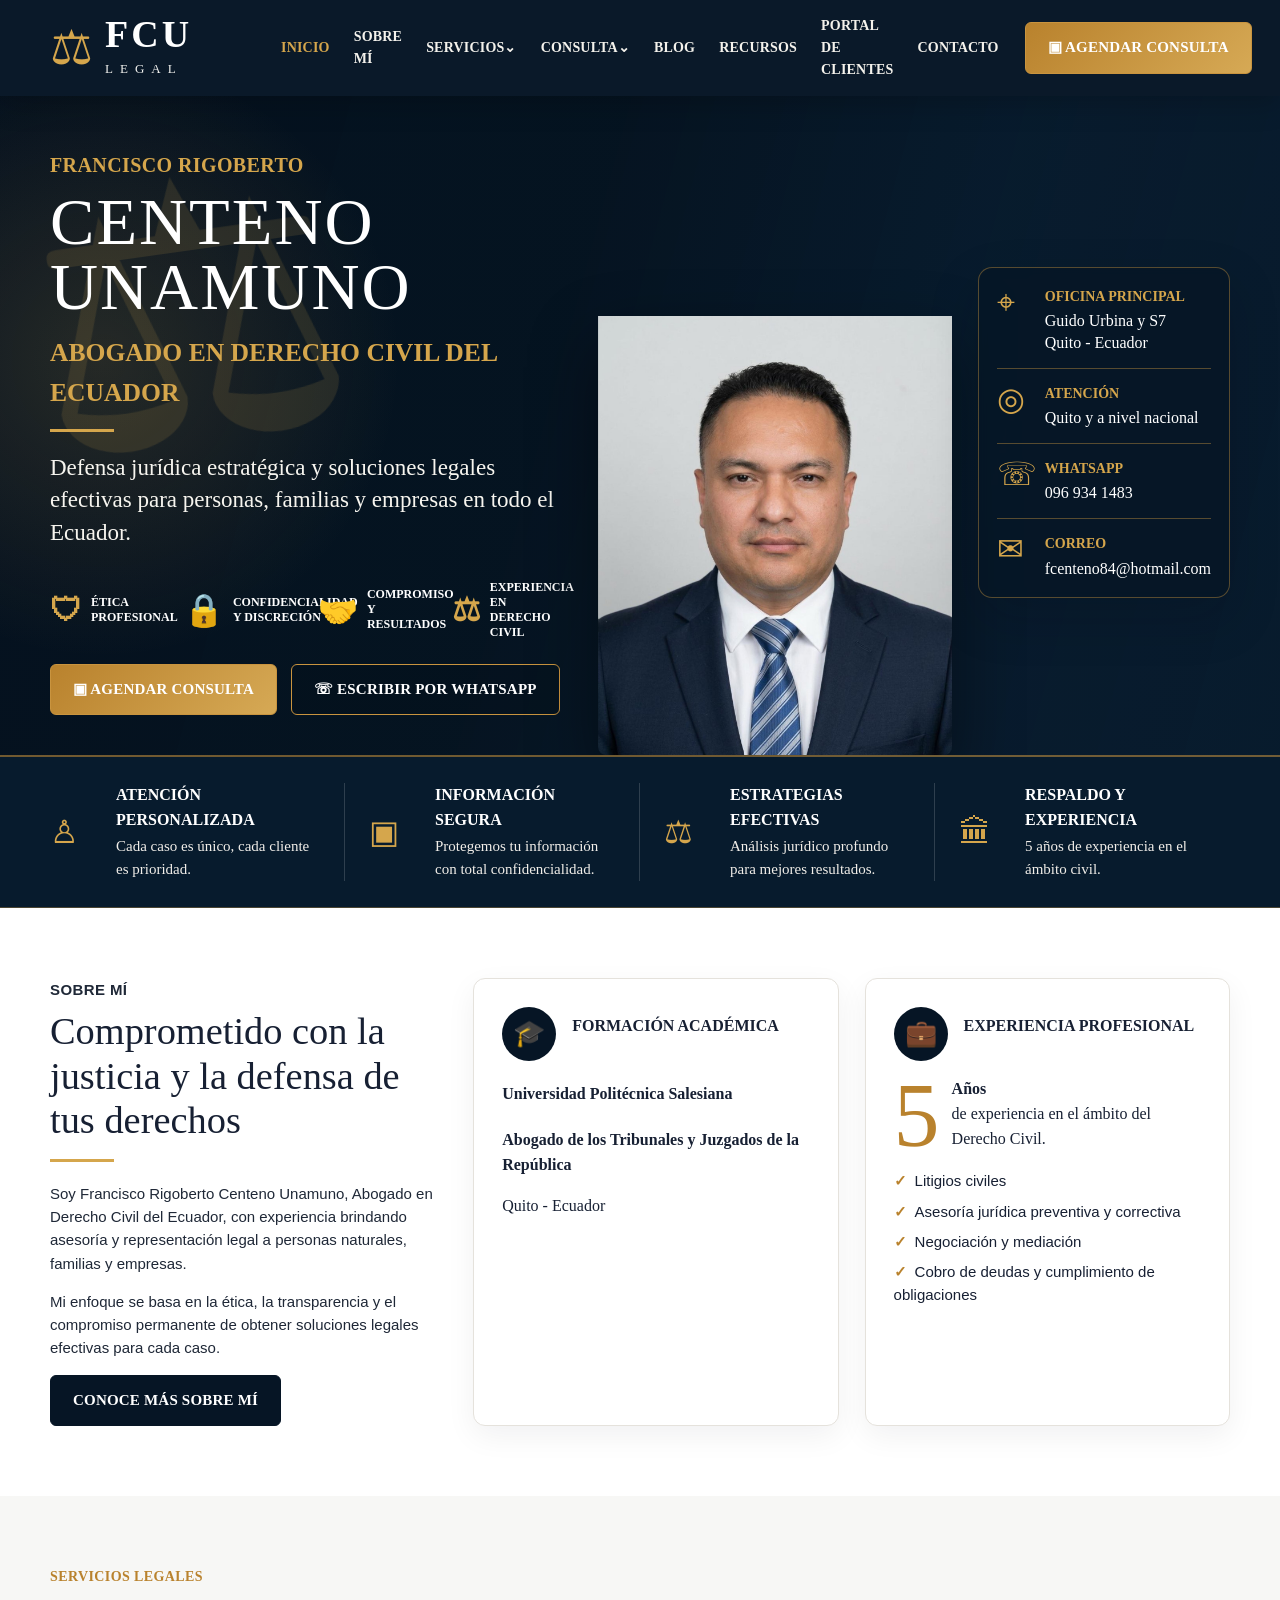
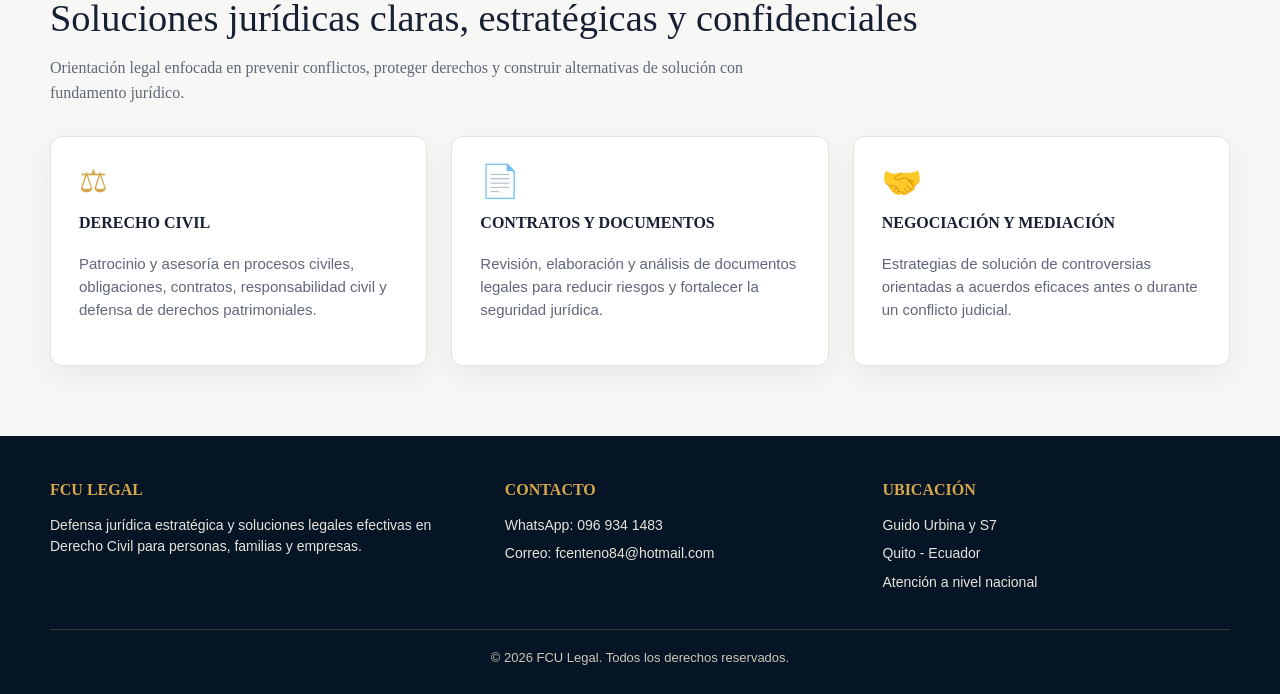
<file: FCU-LEGAL-WEB-CORREGIDA/index.html>
<!DOCTYPE html>
<html lang="es">
<head>
  <meta charset="utf-8">
  <meta name="viewport" content="width=device-width, initial-scale=1">
  <meta name="description" content="FCU Legal - Defensa jurídica estratégica en Derecho Civil para personas, familias y empresas en Ecuador.">
  <title>FCU Legal | Abogado en Derecho Civil del Ecuador</title>
  <link rel="stylesheet" href="assets/css/style.css">
</head>
<body>
  <header class="site-header">
    <div class="container header-inner">
      <a class="logo" href="index.html" aria-label="FCU Legal">
        <span class="logo-mark">⚖</span>
        <span class="logo-text"><strong>FCU</strong><span>LEGAL</span></span>
      </a>
      <button class="nav-toggle" type="button" aria-label="Abrir menú">☰</button>
      <nav class="main-nav" aria-label="Menú principal">
        <a class="active" href="index.html">Inicio</a>
        <a href="sobre-mi.html">Sobre mí</a>
        <div class="dropdown">
          <span class="dropdown-label">Servicios⌄</span>
          <div class="dropdown-menu">
            <a href="servicios.html#civil">Derecho civil</a>
            <a href="servicios.html#deudas">Cobro de deudas</a>
            <a href="servicios.html#mediacion">Negociación y mediación</a>
          </div>
        </div>
        <div class="dropdown">
          <span class="dropdown-label">Consulta⌄</span>
          <div class="dropdown-menu">
            <a href="consulta.html">Solicitar consulta</a>
            <a href="https://wa.me/593969341483" target="_blank" rel="noopener">WhatsApp directo</a>
            <a href="contacto.html">Datos de contacto</a>
          </div>
        </div>
        <a href="blog.html">Blog</a>
        <a href="recursos.html">Recursos</a>
        <a href="portal-clientes.html">Portal de clientes</a>
        <a href="contacto.html">Contacto</a>
      </nav>
      <a class="btn btn-gold header-action" href="consulta.html">▣ Agendar consulta</a>
    </div>
  </header>

  <main>
    <section class="hero">
      <div class="container hero-grid">
        <div class="hero-content">
          <p class="eyebrow">Francisco Rigoberto</p>
          <h1>Centeno Unamuno</h1>
          <h2>Abogado en Derecho Civil del Ecuador</h2>
          <div class="gold-line"></div>
          <p class="hero-copy">Defensa jurídica estratégica y soluciones legales efectivas para personas, familias y empresas en todo el Ecuador.</p>

          <div class="trust-row">
            <div class="trust-item"><span>🛡</span><span>Ética<br>profesional</span></div>
            <div class="trust-item"><span>🔒</span><span>Confidencialidad<br>y discreción</span></div>
            <div class="trust-item"><span>🤝</span><span>Compromiso<br>y resultados</span></div>
            <div class="trust-item"><span>⚖</span><span>Experiencia en<br>Derecho Civil</span></div>
          </div>

          <div class="hero-actions">
            <a class="btn btn-gold" href="consulta.html">▣ Agendar consulta</a>
            <a class="btn btn-outline" href="https://wa.me/593969341483" target="_blank" rel="noopener">☏ Escribir por WhatsApp</a>
          </div>
        </div>

        <div class="portrait-wrap" aria-hidden="true">
          <img src="assets/img/francisco-centeno.jpg" alt="Francisco Rigoberto Centeno Unamuno, abogado en Derecho Civil">
        </div>

        <aside class="contact-panel" aria-label="Información de contacto">
          <div class="contact-panel-item">
            <span class="contact-icon">⌖</span>
            <div><h3>Oficina principal</h3><p>Guido Urbina y S7<br>Quito - Ecuador</p></div>
          </div>
          <div class="contact-panel-item">
            <span class="contact-icon">◎</span>
            <div><h3>Atención</h3><p>Quito y a nivel nacional</p></div>
          </div>
          <div class="contact-panel-item">
            <span class="contact-icon">☏</span>
            <div><h3>WhatsApp</h3><p><a href="https://wa.me/593969341483" target="_blank" rel="noopener">096 934 1483</a></p></div>
          </div>
          <div class="contact-panel-item">
            <span class="contact-icon">✉</span>
            <div><h3>Correo</h3><p><a href="mailto:fcenteno84@hotmail.com">fcenteno84@hotmail.com</a></p></div>
          </div>
        </aside>
      </div>
    </section>

    <section class="features-band">
      <div class="container features-grid">
        <article class="feature"><span class="feature-icon">♙</span><div><h3>Atención personalizada</h3><p>Cada caso es único, cada cliente es prioridad.</p></div></article>
        <article class="feature"><span class="feature-icon">▣</span><div><h3>Información segura</h3><p>Protegemos tu información con total confidencialidad.</p></div></article>
        <article class="feature"><span class="feature-icon">⚖</span><div><h3>Estrategias efectivas</h3><p>Análisis jurídico profundo para mejores resultados.</p></div></article>
        <article class="feature"><span class="feature-icon">🏛</span><div><h3>Respaldo y experiencia</h3><p>5 años de experiencia en el ámbito civil.</p></div></article>
      </div>
    </section>

    <section class="section section-soft" id="sobre-mi">
      <div class="container about-grid">
        <div class="about-text">
          <p class="section-label">Sobre mí</p>
          <h2 class="section-title">Comprometido con la justicia y la defensa de tus derechos</h2>
          <div class="gold-line"></div>
          <p>Soy Francisco Rigoberto Centeno Unamuno, Abogado en Derecho Civil del Ecuador, con experiencia brindando asesoría y representación legal a personas naturales, familias y empresas.</p>
          <p>Mi enfoque se basa en la ética, la transparencia y el compromiso permanente de obtener soluciones legales efectivas para cada caso.</p>
          <a class="btn btn-dark" href="sobre-mi.html">Conoce más sobre mí</a>
        </div>

        <article class="info-card">
          <div class="card-heading"><span class="badge-round">🎓</span><h3>Formación académica</h3></div>
          <h4>Universidad Politécnica Salesiana</h4>
          <p><strong>Abogado de los Tribunales y Juzgados de la República</strong></p>
          <p>Quito - Ecuador</p>
        </article>

        <article class="info-card">
          <div class="card-heading"><span class="badge-round">💼</span><h3>Experiencia profesional</h3></div>
          <p><span class="big-number">5</span><strong>Años</strong><br>de experiencia en el ámbito del Derecho Civil.</p>
          <ul class="check-list">
            <li>Litigios civiles</li>
            <li>Asesoría jurídica preventiva y correctiva</li>
            <li>Negociación y mediación</li>
            <li>Cobro de deudas y cumplimiento de obligaciones</li>
          </ul>
        </article>
      </div>
    </section>

    <section class="section">
      <div class="container">
        <p class="section-label">Servicios legales</p>
        <h2 class="section-title">Soluciones jurídicas claras, estratégicas y confidenciales</h2>
        <p class="section-copy">Orientación legal enfocada en prevenir conflictos, proteger derechos y construir alternativas de solución con fundamento jurídico.</p>
        <div class="services-grid" style="margin-top: 30px;">
          <article class="service-card"><div class="card-icon">⚖</div><h3>Derecho civil</h3><p>Patrocinio y asesoría en procesos civiles, obligaciones, contratos, responsabilidad civil y defensa de derechos patrimoniales.</p></article>
          <article class="service-card"><div class="card-icon">📄</div><h3>Contratos y documentos</h3><p>Revisión, elaboración y análisis de documentos legales para reducir riesgos y fortalecer la seguridad jurídica.</p></article>
          <article class="service-card"><div class="card-icon">🤝</div><h3>Negociación y mediación</h3><p>Estrategias de solución de controversias orientadas a acuerdos eficaces antes o durante un conflicto judicial.</p></article>
        </div>
      </div>
    </section>
  </main>

  <footer class="site-footer">
    <div class="container footer-grid">
      <div><h3>FCU Legal</h3><p>Defensa jurídica estratégica y soluciones legales efectivas en Derecho Civil para personas, familias y empresas.</p></div>
      <div><h3>Contacto</h3><p>WhatsApp: <a href="https://wa.me/593969341483" target="_blank" rel="noopener">096 934 1483</a></p><p>Correo: <a href="mailto:fcenteno84@hotmail.com">fcenteno84@hotmail.com</a></p></div>
      <div><h3>Ubicación</h3><p>Guido Urbina y S7</p><p>Quito - Ecuador</p><p>Atención a nivel nacional</p></div>
    </div>
    <div class="container footer-bottom">© 2026 FCU Legal. Todos los derechos reservados.</div>
  </footer>
  <script src="assets/js/main.js"></script>
</body>
</html>
</file>
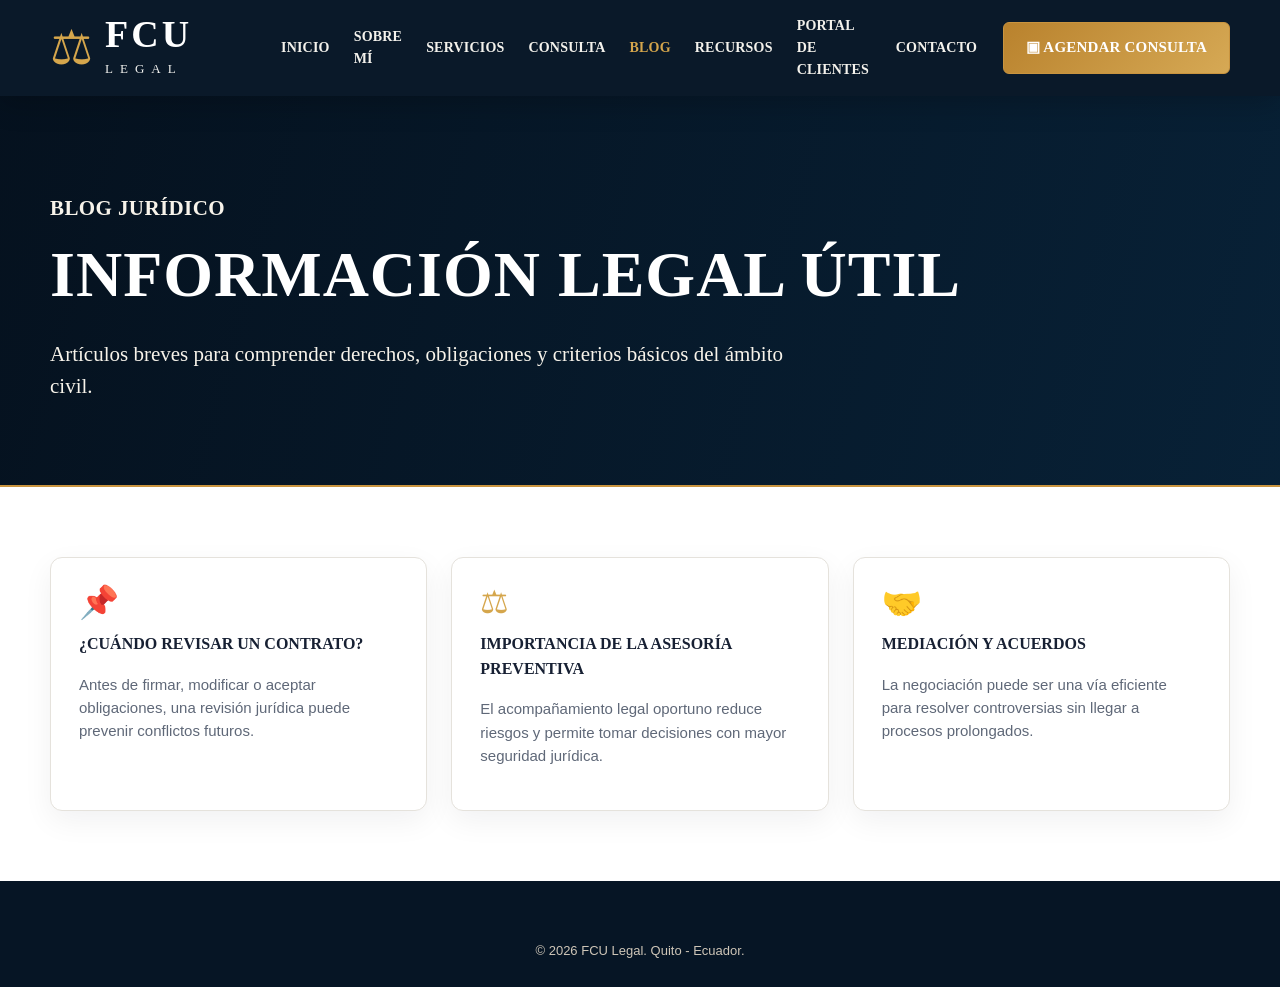
<file: FCU-LEGAL-WEB-CORREGIDA/blog.html>
<!DOCTYPE html>
<html lang="es">
<head>
  <meta charset="utf-8">
  <meta name="viewport" content="width=device-width, initial-scale=1">
  <title>Blog jurídico | FCU Legal</title>
  <link rel="stylesheet" href="assets/css/style.css">
</head>
<body>
  <header class="site-header">
    <div class="container header-inner">
      <a class="logo" href="index.html"><span class="logo-mark">⚖</span><span class="logo-text"><strong>FCU</strong><span>LEGAL</span></span></a>
      <button class="nav-toggle" type="button" aria-label="Abrir menú">☰</button>
      <nav class="main-nav" aria-label="Menú principal">
        <a href="index.html">Inicio</a><a href="sobre-mi.html">Sobre mí</a><a href="servicios.html">Servicios</a><a href="consulta.html">Consulta</a><a class="active" href="blog.html">Blog</a><a href="recursos.html">Recursos</a><a href="portal-clientes.html">Portal de clientes</a><a href="contacto.html">Contacto</a>
      </nav>
      <a class="btn btn-gold header-action" href="consulta.html">▣ Agendar consulta</a>
    </div>
  </header>

  <main>
    <section class="page-hero"><div class="container"><p class="eyebrow">Blog jurídico</p><h1>Información legal útil</h1><p>Artículos breves para comprender derechos, obligaciones y criterios básicos del ámbito civil.</p></div></section>
    <section class="section section-soft">
      <div class="container blog-grid">
        <article class="blog-card"><div class="card-icon">📌</div><h3>¿Cuándo revisar un contrato?</h3><p>Antes de firmar, modificar o aceptar obligaciones, una revisión jurídica puede prevenir conflictos futuros.</p></article>
        <article class="blog-card"><div class="card-icon">⚖</div><h3>Importancia de la asesoría preventiva</h3><p>El acompañamiento legal oportuno reduce riesgos y permite tomar decisiones con mayor seguridad jurídica.</p></article>
        <article class="blog-card"><div class="card-icon">🤝</div><h3>Mediación y acuerdos</h3><p>La negociación puede ser una vía eficiente para resolver controversias sin llegar a procesos prolongados.</p></article>
      </div>
    </section>
  </main>

  <footer class="site-footer"><div class="container footer-bottom">© 2026 FCU Legal. Quito - Ecuador.</div></footer>
  <script src="assets/js/main.js"></script>
</body>
</html>
</file>
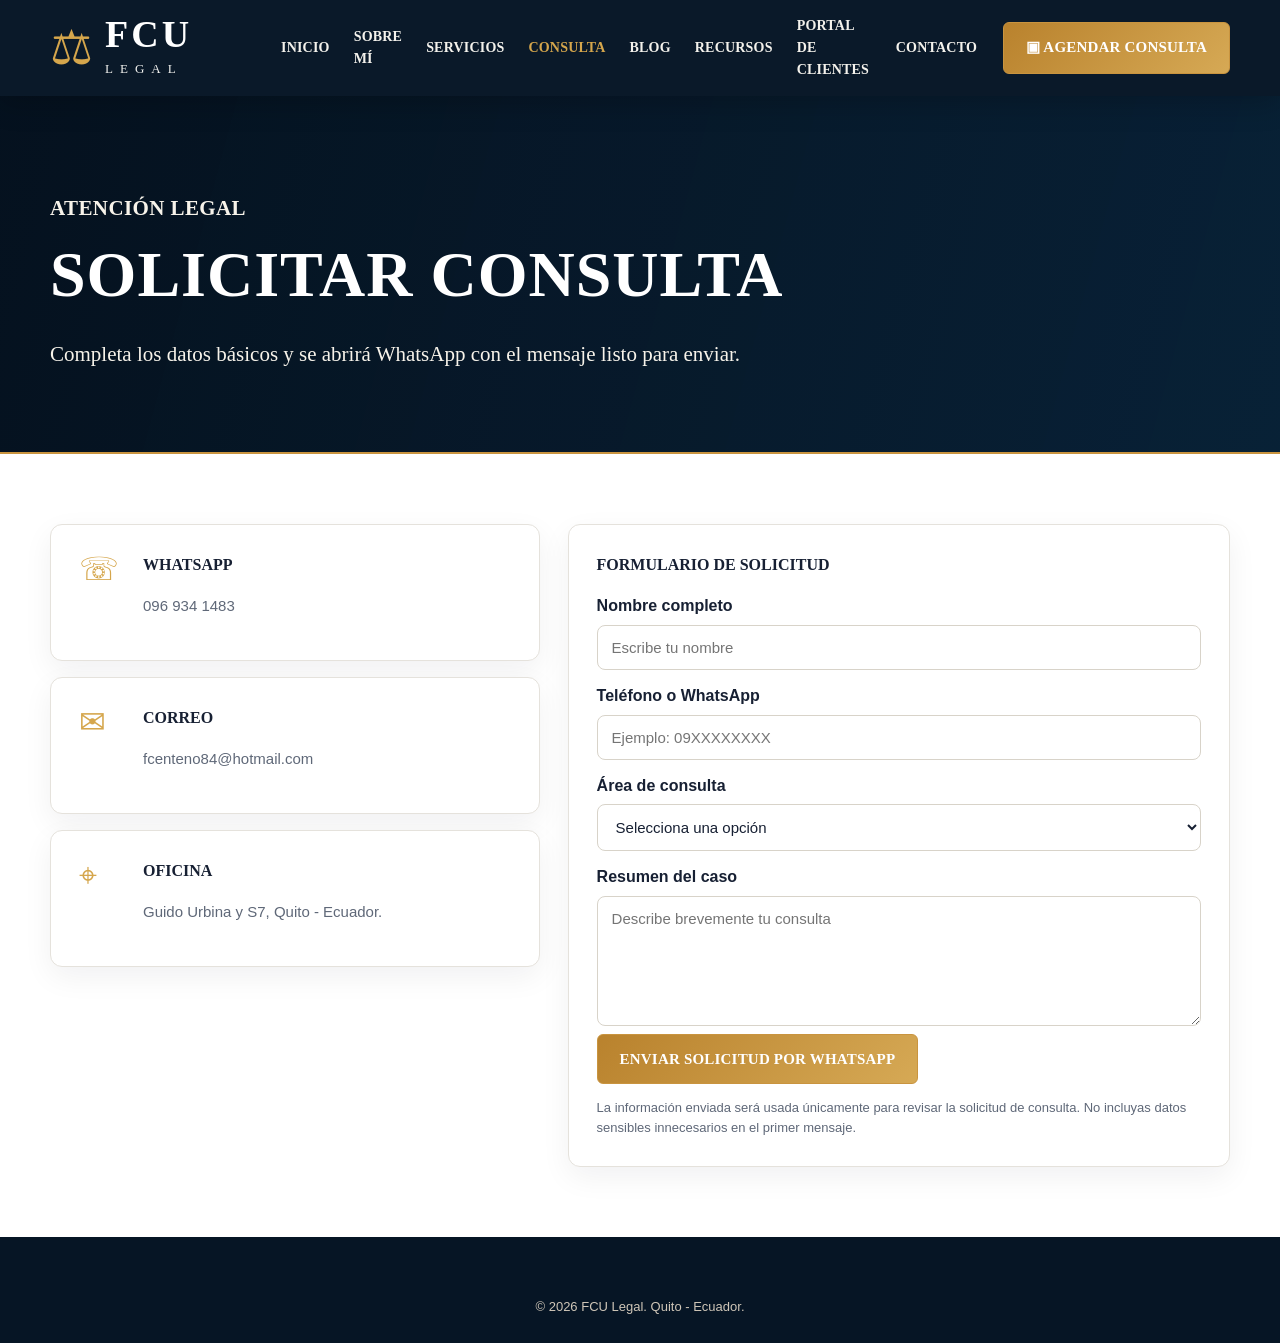
<file: FCU-LEGAL-WEB-CORREGIDA/consulta.html>
<!DOCTYPE html>
<html lang="es">
<head>
  <meta charset="utf-8">
  <meta name="viewport" content="width=device-width, initial-scale=1">
  <title>Solicitar consulta | FCU Legal</title>
  <link rel="stylesheet" href="assets/css/style.css">
</head>
<body>
  <header class="site-header">
    <div class="container header-inner">
      <a class="logo" href="index.html"><span class="logo-mark">⚖</span><span class="logo-text"><strong>FCU</strong><span>LEGAL</span></span></a>
      <button class="nav-toggle" type="button" aria-label="Abrir menú">☰</button>
      <nav class="main-nav" aria-label="Menú principal">
        <a href="index.html">Inicio</a><a href="sobre-mi.html">Sobre mí</a><a href="servicios.html">Servicios</a><a class="active" href="consulta.html">Consulta</a><a href="blog.html">Blog</a><a href="recursos.html">Recursos</a><a href="portal-clientes.html">Portal de clientes</a><a href="contacto.html">Contacto</a>
      </nav>
      <a class="btn btn-gold header-action" href="consulta.html">▣ Agendar consulta</a>
    </div>
  </header>

  <main>
    <section class="page-hero"><div class="container"><p class="eyebrow">Atención legal</p><h1>Solicitar consulta</h1><p>Completa los datos básicos y se abrirá WhatsApp con el mensaje listo para enviar.</p></div></section>
    <section class="section section-soft">
      <div class="container consulta-layout">
        <aside class="contact-stack">
          <article class="contact-card"><span class="contact-icon">☏</span><div><h3>WhatsApp</h3><p><a href="https://wa.me/593969341483" target="_blank" rel="noopener">096 934 1483</a></p></div></article>
          <article class="contact-card"><span class="contact-icon">✉</span><div><h3>Correo</h3><p><a href="mailto:fcenteno84@hotmail.com">fcenteno84@hotmail.com</a></p></div></article>
          <article class="contact-card"><span class="contact-icon">⌖</span><div><h3>Oficina</h3><p>Guido Urbina y S7, Quito - Ecuador.</p></div></article>
        </aside>
        <form class="form-card" id="consultaForm">
          <h3>Formulario de solicitud</h3>
          <label for="nombre">Nombre completo</label>
          <input id="nombre" name="nombre" type="text" placeholder="Escribe tu nombre" required>
          <label for="telefono">Teléfono o WhatsApp</label>
          <input id="telefono" name="telefono" type="tel" placeholder="Ejemplo: 09XXXXXXXX" required>
          <label for="servicio">Área de consulta</label>
          <select id="servicio" name="servicio" required>
            <option value="">Selecciona una opción</option>
            <option>Derecho civil</option>
            <option>Contratos y obligaciones</option>
            <option>Cobro de deudas</option>
            <option>Negociación o mediación</option>
            <option>Otro asunto legal</option>
          </select>
          <label for="mensaje">Resumen del caso</label>
          <textarea id="mensaje" name="mensaje" placeholder="Describe brevemente tu consulta"></textarea>
          <button class="btn btn-gold" type="submit">Enviar solicitud por WhatsApp</button>
          <p class="form-note">La información enviada será usada únicamente para revisar la solicitud de consulta. No incluyas datos sensibles innecesarios en el primer mensaje.</p>
        </form>
      </div>
    </section>
  </main>

  <footer class="site-footer"><div class="container footer-bottom">© 2026 FCU Legal. Quito - Ecuador.</div></footer>
  <script src="assets/js/main.js"></script>
</body>
</html>
</file>
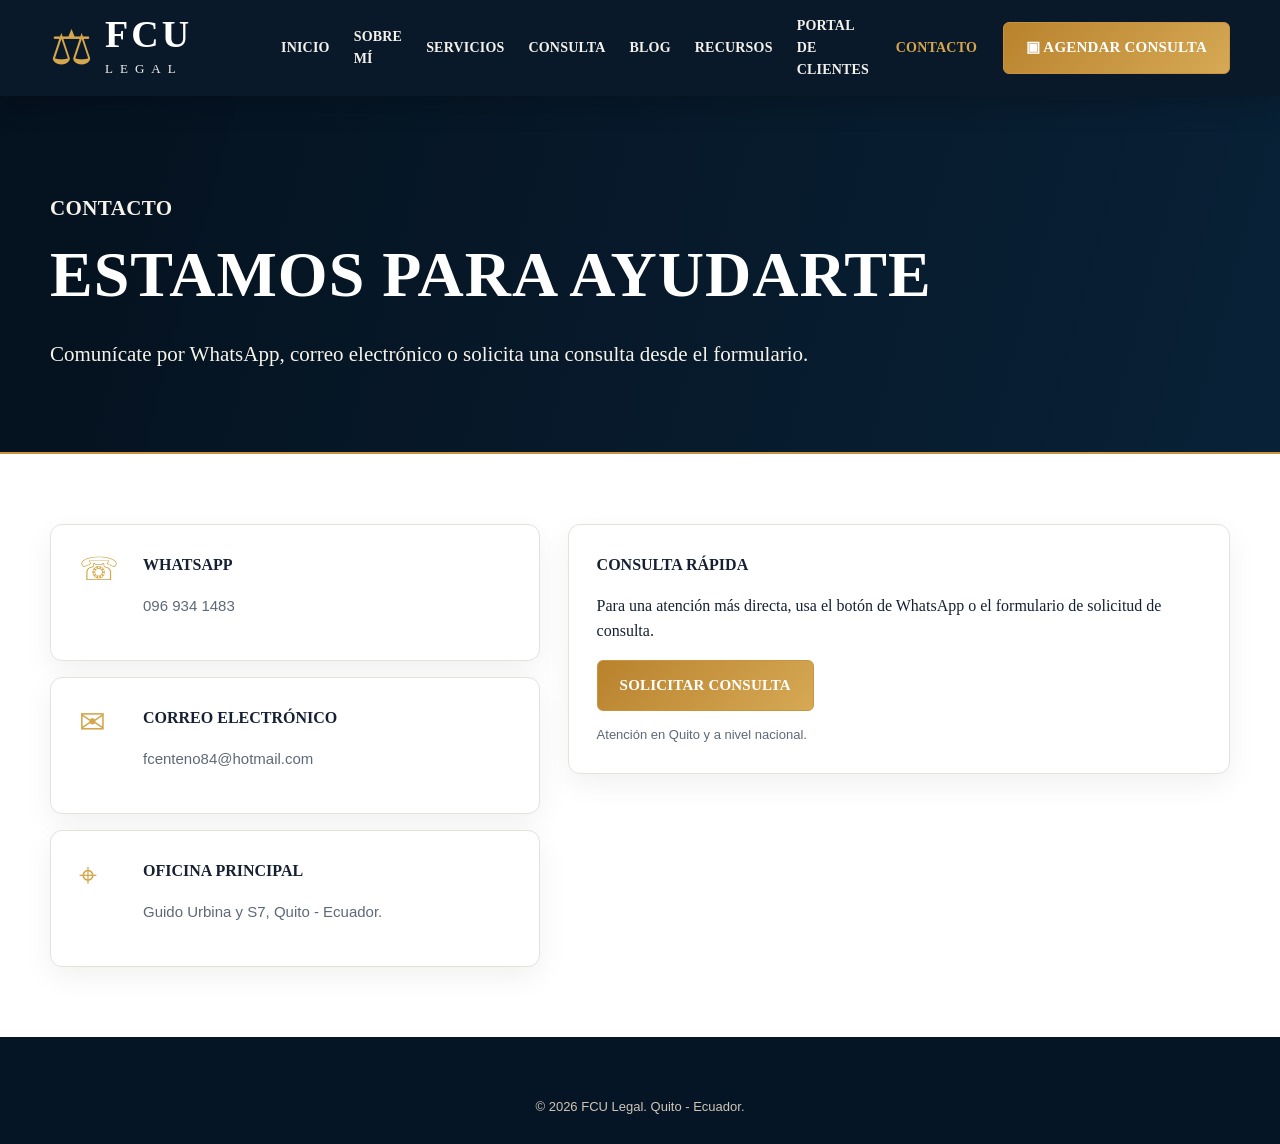
<file: FCU-LEGAL-WEB-CORREGIDA/contacto.html>
<!DOCTYPE html>
<html lang="es">
<head>
  <meta charset="utf-8">
  <meta name="viewport" content="width=device-width, initial-scale=1">
  <title>Contacto | FCU Legal</title>
  <link rel="stylesheet" href="assets/css/style.css">
</head>
<body>
  <header class="site-header">
    <div class="container header-inner">
      <a class="logo" href="index.html"><span class="logo-mark">⚖</span><span class="logo-text"><strong>FCU</strong><span>LEGAL</span></span></a>
      <button class="nav-toggle" type="button" aria-label="Abrir menú">☰</button>
      <nav class="main-nav" aria-label="Menú principal">
        <a href="index.html">Inicio</a><a href="sobre-mi.html">Sobre mí</a><a href="servicios.html">Servicios</a><a href="consulta.html">Consulta</a><a href="blog.html">Blog</a><a href="recursos.html">Recursos</a><a href="portal-clientes.html">Portal de clientes</a><a class="active" href="contacto.html">Contacto</a>
      </nav>
      <a class="btn btn-gold header-action" href="consulta.html">▣ Agendar consulta</a>
    </div>
  </header>

  <main>
    <section class="page-hero"><div class="container"><p class="eyebrow">Contacto</p><h1>Estamos para ayudarte</h1><p>Comunícate por WhatsApp, correo electrónico o solicita una consulta desde el formulario.</p></div></section>
    <section class="section section-soft">
      <div class="container contact-layout">
        <div class="contact-stack">
          <article class="contact-card"><span class="contact-icon">☏</span><div><h3>WhatsApp</h3><p><a href="https://wa.me/593969341483" target="_blank" rel="noopener">096 934 1483</a></p></div></article>
          <article class="contact-card"><span class="contact-icon">✉</span><div><h3>Correo electrónico</h3><p><a href="mailto:fcenteno84@hotmail.com">fcenteno84@hotmail.com</a></p></div></article>
          <article class="contact-card"><span class="contact-icon">⌖</span><div><h3>Oficina principal</h3><p>Guido Urbina y S7, Quito - Ecuador.</p></div></article>
        </div>
        <div class="form-card">
          <h3>Consulta rápida</h3>
          <p>Para una atención más directa, usa el botón de WhatsApp o el formulario de solicitud de consulta.</p>
          <a class="btn btn-gold" href="consulta.html">Solicitar consulta</a>
          <p class="form-note">Atención en Quito y a nivel nacional.</p>
        </div>
      </div>
    </section>
  </main>

  <footer class="site-footer"><div class="container footer-bottom">© 2026 FCU Legal. Quito - Ecuador.</div></footer>
  <script src="assets/js/main.js"></script>
</body>
</html>
</file>
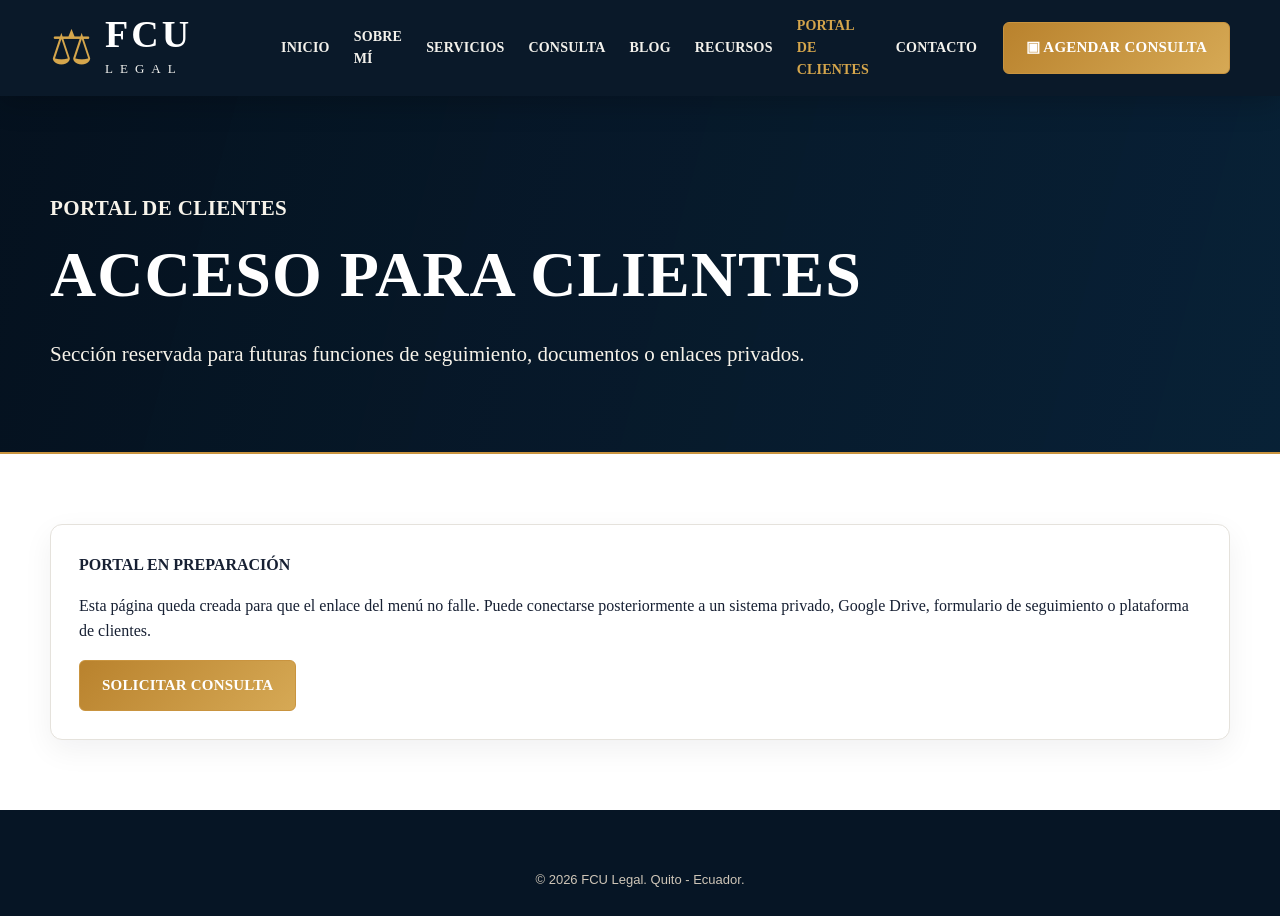
<file: FCU-LEGAL-WEB-CORREGIDA/portal-clientes.html>
<!DOCTYPE html>
<html lang="es">
<head>
  <meta charset="utf-8">
  <meta name="viewport" content="width=device-width, initial-scale=1">
  <title>Portal de clientes | FCU Legal</title>
  <link rel="stylesheet" href="assets/css/style.css">
</head>
<body>
  <header class="site-header">
    <div class="container header-inner">
      <a class="logo" href="index.html"><span class="logo-mark">⚖</span><span class="logo-text"><strong>FCU</strong><span>LEGAL</span></span></a>
      <button class="nav-toggle" type="button" aria-label="Abrir menú">☰</button>
      <nav class="main-nav" aria-label="Menú principal">
        <a href="index.html">Inicio</a><a href="sobre-mi.html">Sobre mí</a><a href="servicios.html">Servicios</a><a href="consulta.html">Consulta</a><a href="blog.html">Blog</a><a href="recursos.html">Recursos</a><a class="active" href="portal-clientes.html">Portal de clientes</a><a href="contacto.html">Contacto</a>
      </nav>
      <a class="btn btn-gold header-action" href="consulta.html">▣ Agendar consulta</a>
    </div>
  </header>

  <main>
    <section class="page-hero"><div class="container"><p class="eyebrow">Portal de clientes</p><h1>Acceso para clientes</h1><p>Sección reservada para futuras funciones de seguimiento, documentos o enlaces privados.</p></div></section>
    <section class="section section-soft">
      <div class="container">
        <article class="form-card">
          <h3>Portal en preparación</h3>
          <p>Esta página queda creada para que el enlace del menú no falle. Puede conectarse posteriormente a un sistema privado, Google Drive, formulario de seguimiento o plataforma de clientes.</p>
          <a class="btn btn-gold" href="consulta.html">Solicitar consulta</a>
        </article>
      </div>
    </section>
  </main>

  <footer class="site-footer"><div class="container footer-bottom">© 2026 FCU Legal. Quito - Ecuador.</div></footer>
  <script src="assets/js/main.js"></script>
</body>
</html>
</file>
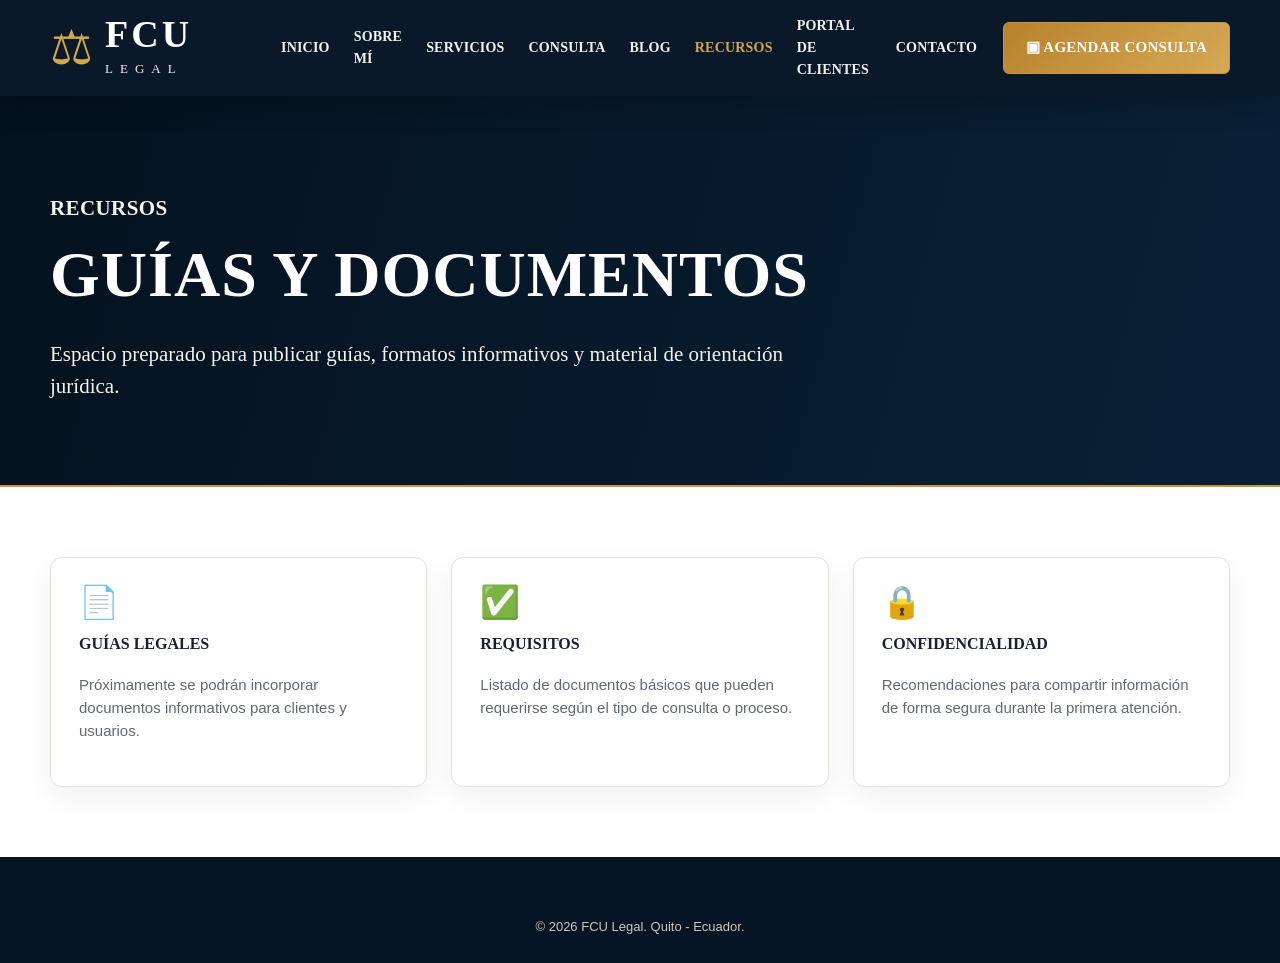
<file: FCU-LEGAL-WEB-CORREGIDA/recursos.html>
<!DOCTYPE html>
<html lang="es">
<head>
  <meta charset="utf-8">
  <meta name="viewport" content="width=device-width, initial-scale=1">
  <title>Recursos | FCU Legal</title>
  <link rel="stylesheet" href="assets/css/style.css">
</head>
<body>
  <header class="site-header">
    <div class="container header-inner">
      <a class="logo" href="index.html"><span class="logo-mark">⚖</span><span class="logo-text"><strong>FCU</strong><span>LEGAL</span></span></a>
      <button class="nav-toggle" type="button" aria-label="Abrir menú">☰</button>
      <nav class="main-nav" aria-label="Menú principal">
        <a href="index.html">Inicio</a><a href="sobre-mi.html">Sobre mí</a><a href="servicios.html">Servicios</a><a href="consulta.html">Consulta</a><a href="blog.html">Blog</a><a class="active" href="recursos.html">Recursos</a><a href="portal-clientes.html">Portal de clientes</a><a href="contacto.html">Contacto</a>
      </nav>
      <a class="btn btn-gold header-action" href="consulta.html">▣ Agendar consulta</a>
    </div>
  </header>

  <main>
    <section class="page-hero"><div class="container"><p class="eyebrow">Recursos</p><h1>Guías y documentos</h1><p>Espacio preparado para publicar guías, formatos informativos y material de orientación jurídica.</p></div></section>
    <section class="section section-soft">
      <div class="container resources-grid">
        <article class="service-card"><div class="card-icon">📄</div><h3>Guías legales</h3><p>Próximamente se podrán incorporar documentos informativos para clientes y usuarios.</p></article>
        <article class="service-card"><div class="card-icon">✅</div><h3>Requisitos</h3><p>Listado de documentos básicos que pueden requerirse según el tipo de consulta o proceso.</p></article>
        <article class="service-card"><div class="card-icon">🔒</div><h3>Confidencialidad</h3><p>Recomendaciones para compartir información de forma segura durante la primera atención.</p></article>
      </div>
    </section>
  </main>

  <footer class="site-footer"><div class="container footer-bottom">© 2026 FCU Legal. Quito - Ecuador.</div></footer>
  <script src="assets/js/main.js"></script>
</body>
</html>
</file>
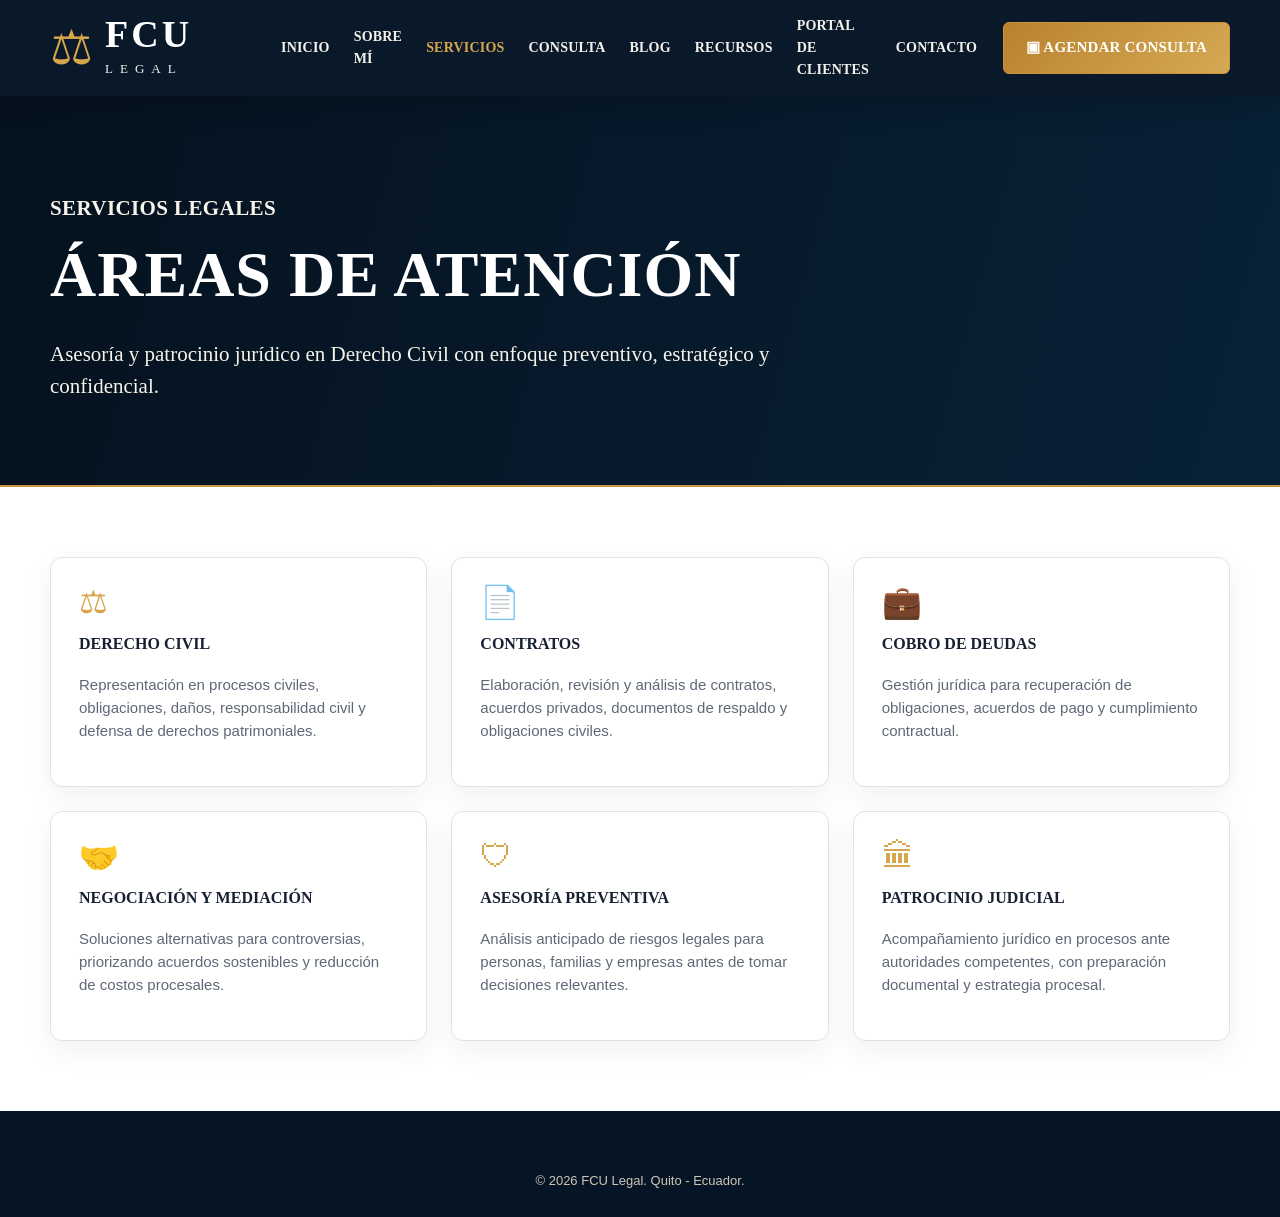
<file: FCU-LEGAL-WEB-CORREGIDA/servicios.html>
<!DOCTYPE html>
<html lang="es">
<head>
  <meta charset="utf-8">
  <meta name="viewport" content="width=device-width, initial-scale=1">
  <title>Servicios | FCU Legal</title>
  <link rel="stylesheet" href="assets/css/style.css">
</head>
<body>
  <header class="site-header">
    <div class="container header-inner">
      <a class="logo" href="index.html"><span class="logo-mark">⚖</span><span class="logo-text"><strong>FCU</strong><span>LEGAL</span></span></a>
      <button class="nav-toggle" type="button" aria-label="Abrir menú">☰</button>
      <nav class="main-nav" aria-label="Menú principal">
        <a href="index.html">Inicio</a><a href="sobre-mi.html">Sobre mí</a><a class="active" href="servicios.html">Servicios</a><a href="consulta.html">Consulta</a><a href="blog.html">Blog</a><a href="recursos.html">Recursos</a><a href="portal-clientes.html">Portal de clientes</a><a href="contacto.html">Contacto</a>
      </nav>
      <a class="btn btn-gold header-action" href="consulta.html">▣ Agendar consulta</a>
    </div>
  </header>

  <main>
    <section class="page-hero"><div class="container"><p class="eyebrow">Servicios legales</p><h1>Áreas de atención</h1><p>Asesoría y patrocinio jurídico en Derecho Civil con enfoque preventivo, estratégico y confidencial.</p></div></section>
    <section class="section section-soft">
      <div class="container services-grid">
        <article class="service-card" id="civil"><div class="card-icon">⚖</div><h3>Derecho civil</h3><p>Representación en procesos civiles, obligaciones, daños, responsabilidad civil y defensa de derechos patrimoniales.</p></article>
        <article class="service-card"><div class="card-icon">📄</div><h3>Contratos</h3><p>Elaboración, revisión y análisis de contratos, acuerdos privados, documentos de respaldo y obligaciones civiles.</p></article>
        <article class="service-card" id="deudas"><div class="card-icon">💼</div><h3>Cobro de deudas</h3><p>Gestión jurídica para recuperación de obligaciones, acuerdos de pago y cumplimiento contractual.</p></article>
        <article class="service-card" id="mediacion"><div class="card-icon">🤝</div><h3>Negociación y mediación</h3><p>Soluciones alternativas para controversias, priorizando acuerdos sostenibles y reducción de costos procesales.</p></article>
        <article class="service-card"><div class="card-icon">🛡</div><h3>Asesoría preventiva</h3><p>Análisis anticipado de riesgos legales para personas, familias y empresas antes de tomar decisiones relevantes.</p></article>
        <article class="service-card"><div class="card-icon">🏛</div><h3>Patrocinio judicial</h3><p>Acompañamiento jurídico en procesos ante autoridades competentes, con preparación documental y estrategia procesal.</p></article>
      </div>
    </section>
  </main>

  <footer class="site-footer"><div class="container footer-bottom">© 2026 FCU Legal. Quito - Ecuador.</div></footer>
  <script src="assets/js/main.js"></script>
</body>
</html>
</file>
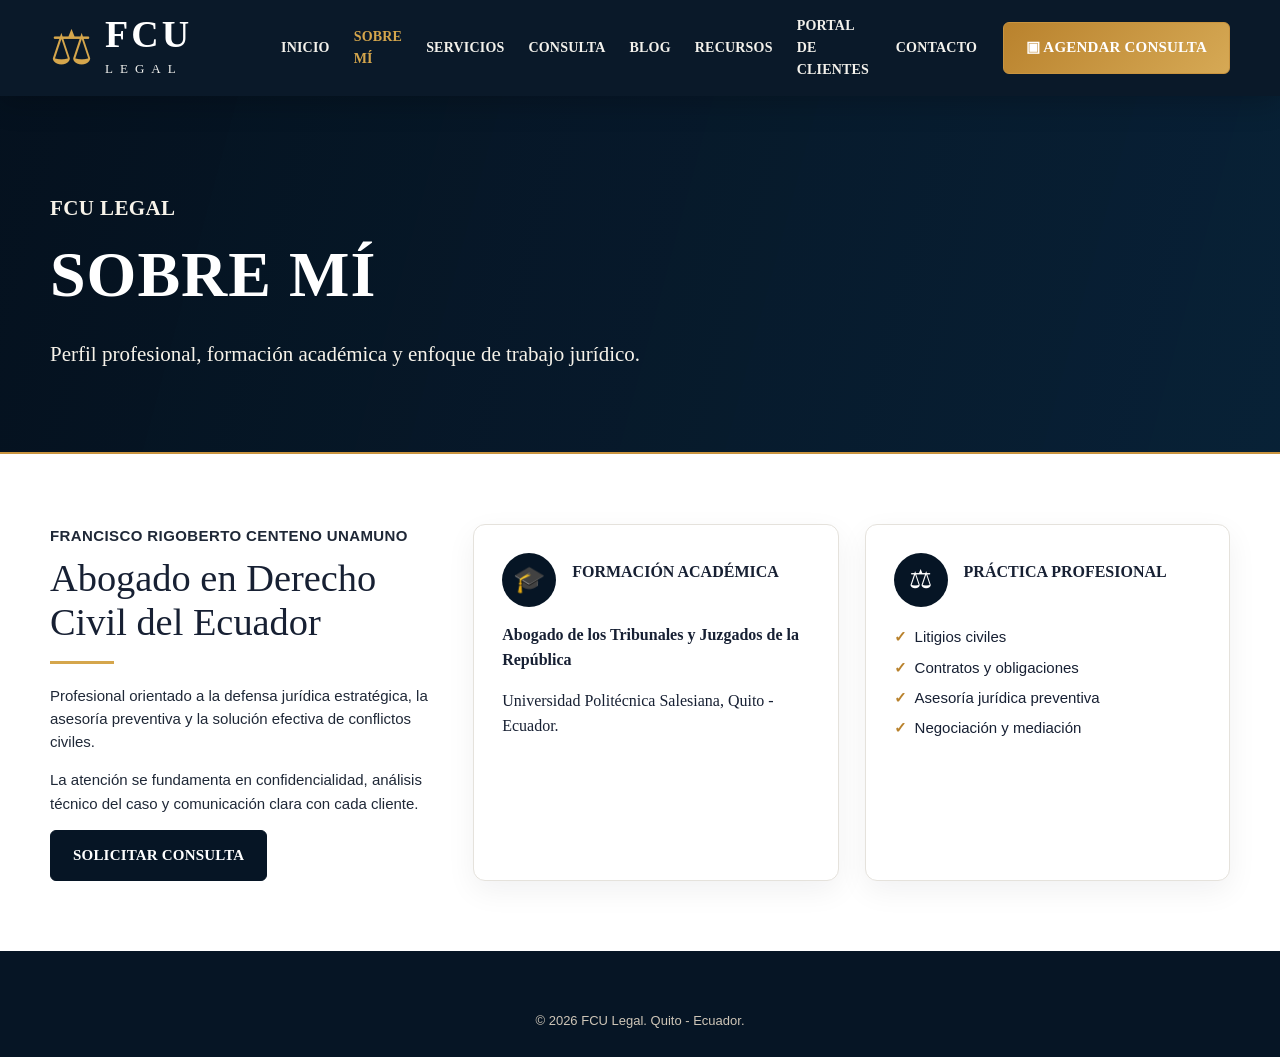
<file: FCU-LEGAL-WEB-CORREGIDA/sobre-mi.html>
<!DOCTYPE html>
<html lang="es">
<head>
  <meta charset="utf-8">
  <meta name="viewport" content="width=device-width, initial-scale=1">
  <title>Sobre mí | FCU Legal</title>
  <link rel="stylesheet" href="assets/css/style.css">
</head>
<body>
  <header class="site-header">
    <div class="container header-inner">
      <a class="logo" href="index.html"><span class="logo-mark">⚖</span><span class="logo-text"><strong>FCU</strong><span>LEGAL</span></span></a>
      <button class="nav-toggle" type="button" aria-label="Abrir menú">☰</button>
      <nav class="main-nav" aria-label="Menú principal">
        <a href="index.html">Inicio</a><a class="active" href="sobre-mi.html">Sobre mí</a><a href="servicios.html">Servicios</a><a href="consulta.html">Consulta</a><a href="blog.html">Blog</a><a href="recursos.html">Recursos</a><a href="portal-clientes.html">Portal de clientes</a><a href="contacto.html">Contacto</a>
      </nav>
      <a class="btn btn-gold header-action" href="consulta.html">▣ Agendar consulta</a>
    </div>
  </header>

  <main>
    <section class="page-hero"><div class="container"><p class="eyebrow">FCU Legal</p><h1>Sobre mí</h1><p>Perfil profesional, formación académica y enfoque de trabajo jurídico.</p></div></section>
    <section class="section section-soft">
      <div class="container about-grid">
        <div class="about-text">
          <p class="section-label">Francisco Rigoberto Centeno Unamuno</p>
          <h2 class="section-title">Abogado en Derecho Civil del Ecuador</h2>
          <div class="gold-line"></div>
          <p>Profesional orientado a la defensa jurídica estratégica, la asesoría preventiva y la solución efectiva de conflictos civiles.</p>
          <p>La atención se fundamenta en confidencialidad, análisis técnico del caso y comunicación clara con cada cliente.</p>
          <a class="btn btn-dark" href="consulta.html">Solicitar consulta</a>
        </div>
        <article class="info-card"><div class="card-heading"><span class="badge-round">🎓</span><h3>Formación académica</h3></div><p><strong>Abogado de los Tribunales y Juzgados de la República</strong></p><p>Universidad Politécnica Salesiana, Quito - Ecuador.</p></article>
        <article class="info-card"><div class="card-heading"><span class="badge-round">⚖</span><h3>Práctica profesional</h3></div><ul class="check-list"><li>Litigios civiles</li><li>Contratos y obligaciones</li><li>Asesoría jurídica preventiva</li><li>Negociación y mediación</li></ul></article>
      </div>
    </section>
  </main>

  <footer class="site-footer"><div class="container footer-bottom">© 2026 FCU Legal. Quito - Ecuador.</div></footer>
  <script src="assets/js/main.js"></script>
</body>
</html>
</file>
<file: FCU-LEGAL-WEB-CORREGIDA/assets/css/style.css>
:root {
  --navy-950: #061525;
  --navy-900: #071b2d;
  --navy-850: #082238;
  --navy-800: #092942;
  --gold-700: #b9822d;
  --gold-600: #c9943f;
  --gold-500: #d5a64c;
  --gold-300: #efd18a;
  --ink: #172033;
  --muted: #5f6878;
  --line: rgba(201, 148, 63, .42);
  --paper: #f7f7f5;
  --white: #ffffff;
  --shadow: 0 20px 50px rgba(2, 10, 20, .18);
  --radius: 18px;
  --max: 1180px;
}

* {
  box-sizing: border-box;
}

html {
  scroll-behavior: smooth;
}

body {
  margin: 0;
  font-family: Georgia, 'Times New Roman', serif;
  color: var(--ink);
  background: var(--paper);
  line-height: 1.55;
}

img {
  max-width: 100%;
  display: block;
}

a {
  color: inherit;
  text-decoration: none;
}

.container {
  width: min(var(--max), calc(100% - 42px));
  margin: 0 auto;
}

.site-header {
  position: sticky;
  top: 0;
  z-index: 50;
  background: rgba(6, 21, 37, .98);
  color: var(--white);
  box-shadow: 0 6px 28px rgba(0, 0, 0, .22);
}

.header-inner {
  min-height: 96px;
  display: flex;
  align-items: center;
  justify-content: space-between;
  gap: 26px;
}

.logo {
  min-width: 205px;
  display: flex;
  align-items: center;
  gap: 12px;
}

.logo-mark {
  color: var(--gold-500);
  font-size: 48px;
  line-height: 1;
}

.logo-text strong {
  display: block;
  font-size: 38px;
  letter-spacing: 3px;
  line-height: .9;
  font-weight: 700;
}

.logo-text span {
  display: block;
  margin-top: 7px;
  color: #f2f2ef;
  letter-spacing: 7px;
  font-size: 13px;
}

.nav-toggle {
  display: none;
  background: transparent;
  border: 1px solid var(--line);
  color: var(--white);
  padding: 10px 12px;
  border-radius: 8px;
  font-size: 24px;
}

.main-nav {
  display: flex;
  align-items: center;
  justify-content: center;
  gap: 24px;
  flex: 1;
  font-size: 14px;
  font-weight: 700;
  text-transform: uppercase;
  letter-spacing: .2px;
}

.main-nav a,
.dropdown-label {
  color: #f4f2ec;
  padding: 12px 0;
  transition: color .2s ease;
}

.main-nav a:hover,
.main-nav a.active,
.dropdown:hover .dropdown-label {
  color: var(--gold-500);
}

.dropdown {
  position: relative;
}

.dropdown-label {
  cursor: default;
}

.dropdown-menu {
  position: absolute;
  top: 100%;
  left: 0;
  min-width: 215px;
  display: none;
  background: var(--navy-950);
  border: 1px solid var(--line);
  border-radius: 12px;
  padding: 8px;
  box-shadow: var(--shadow);
}

.dropdown-menu a {
  display: block;
  padding: 10px 12px;
  border-radius: 8px;
  text-transform: none;
  font-size: 14px;
  font-weight: 600;
}

.dropdown-menu a:hover {
  background: rgba(201, 148, 63, .12);
}

.dropdown:hover .dropdown-menu {
  display: block;
}

.header-action {
  white-space: nowrap;
}

.btn {
  display: inline-flex;
  align-items: center;
  justify-content: center;
  gap: 10px;
  min-height: 50px;
  padding: 13px 22px;
  border-radius: 6px;
  border: 1px solid var(--gold-600);
  font-family: Georgia, 'Times New Roman', serif;
  font-weight: 700;
  font-size: 15px;
  text-transform: uppercase;
  letter-spacing: .2px;
  cursor: pointer;
  transition: transform .2s ease, box-shadow .2s ease, background .2s ease;
}

.btn:hover {
  transform: translateY(-1px);
  box-shadow: 0 12px 24px rgba(0, 0, 0, .18);
}

.btn-gold {
  background: linear-gradient(135deg, #b9822d, #d6a955);
  color: #fff;
}

.btn-outline {
  background: rgba(2, 12, 23, .25);
  color: #fff;
}

.btn-dark {
  background: var(--navy-950);
  color: #fff;
  border-color: var(--navy-950);
}

.hero {
  position: relative;
  overflow: hidden;
  color: var(--white);
  background:
    radial-gradient(circle at 8% 40%, rgba(213, 166, 76, .16), transparent 24%),
    linear-gradient(105deg, rgba(5, 17, 30, .96) 0%, rgba(5, 19, 32, .93) 43%, rgba(8, 27, 45, .80) 70%, rgba(8, 27, 45, .70) 100%),
    var(--navy-900);
  border-bottom: 2px solid rgba(201, 148, 63, .55);
}

.hero::before {
  content: '⚖';
  position: absolute;
  left: 28px;
  top: 42px;
  color: rgba(213, 166, 76, .13);
  font-size: 360px;
  line-height: 1;
  transform: rotate(-8deg);
  filter: blur(.2px);
}

.hero-grid {
  position: relative;
  z-index: 1;
  min-height: 500px;
  display: grid;
  grid-template-columns: 1.15fr .78fr .52fr;
  align-items: center;
  gap: 26px;
  padding: 54px 0 40px;
}

.eyebrow {
  color: var(--gold-500);
  font-size: 20px;
  font-weight: 700;
  text-transform: uppercase;
  letter-spacing: .4px;
  margin: 0 0 8px;
}

.hero h1 {
  margin: 0;
  color: #fff;
  font-size: clamp(45px, 5.2vw, 76px);
  line-height: .98;
  text-transform: uppercase;
  letter-spacing: 2px;
  font-weight: 500;
}

.hero h2 {
  color: var(--gold-500);
  margin: 14px 0 0;
  font-size: clamp(20px, 2vw, 27px);
  text-transform: uppercase;
}

.gold-line {
  width: 64px;
  height: 3px;
  background: var(--gold-500);
  margin: 16px 0 20px;
}

.hero-copy {
  max-width: 630px;
  font-size: 23px;
  line-height: 1.42;
  margin: 0 0 28px;
  color: #f7f5ef;
}

.trust-row {
  display: grid;
  grid-template-columns: repeat(4, minmax(115px, 1fr));
  gap: 14px;
  margin: 30px 0 24px;
}

.trust-item {
  display: flex;
  align-items: center;
  gap: 9px;
  color: #fff;
  font-size: 12px;
  line-height: 1.25;
  font-weight: 700;
  text-transform: uppercase;
}

.trust-item span:first-child,
.feature-icon,
.card-icon,
.contact-icon {
  color: var(--gold-500);
  font-size: 32px;
  line-height: 1;
}

.hero-actions {
  display: flex;
  flex-wrap: wrap;
  gap: 14px;
}

.portrait-wrap {
  align-self: end;
  position: relative;
  min-height: 468px;
}

.portrait-wrap img {
  position: absolute;
  bottom: -40px;
  left: 50%;
  transform: translateX(-50%);
  width: min(430px, 100%);
  max-height: 550px;
  object-fit: cover;
  object-position: top center;
  filter: drop-shadow(0 28px 34px rgba(0, 0, 0, .45));
  border-radius: 0 0 8px 8px;
}

.contact-panel {
  justify-self: end;
  width: min(255px, 100%);
  background: rgba(6, 21, 37, .72);
  border: 1px solid var(--line);
  border-radius: 14px;
  padding: 18px;
  box-shadow: var(--shadow);
  backdrop-filter: blur(5px);
}

.contact-panel-item {
  display: grid;
  grid-template-columns: 38px 1fr;
  gap: 10px;
  padding: 14px 0;
  border-bottom: 1px solid var(--line);
}

.contact-panel-item:first-child {
  padding-top: 0;
}

.contact-panel-item:last-child {
  border-bottom: 0;
  padding-bottom: 0;
}

.contact-panel h3 {
  color: var(--gold-500);
  margin: 0 0 3px;
  font-size: 14px;
  text-transform: uppercase;
}

.contact-panel p {
  margin: 0;
  color: #fff;
  font-size: 16px;
  line-height: 1.35;
}

.features-band {
  background: var(--navy-900);
  color: #fff;
  border-bottom: 1px solid rgba(201, 148, 63, .35);
}

.features-grid {
  display: grid;
  grid-template-columns: repeat(4, 1fr);
  gap: 0;
  padding: 26px 0;
}

.feature {
  display: grid;
  grid-template-columns: 50px 1fr;
  gap: 16px;
  align-items: center;
  padding: 0 24px;
  border-right: 1px solid rgba(255, 255, 255, .16);
}

.feature:first-child {
  padding-left: 0;
}

.feature:last-child {
  border-right: 0;
  padding-right: 0;
}

.feature h3 {
  margin: 0 0 2px;
  font-size: 16px;
  text-transform: uppercase;
}

.feature p {
  margin: 0;
  color: #f1eee9;
  font-size: 15px;
}

.section {
  padding: 70px 0;
}

.section-soft {
  background: #fff;
}

.section-label {
  color: var(--gold-700);
  font-size: 14px;
  text-transform: uppercase;
  font-weight: 700;
  letter-spacing: .4px;
  margin: 0 0 8px;
}

.section-title {
  font-size: clamp(31px, 3vw, 44px);
  line-height: 1.16;
  margin: 0;
  color: var(--ink);
  font-weight: 500;
}

.section-copy {
  color: var(--muted);
  max-width: 720px;
  margin: 16px 0 0;
}

.about-grid {
  display: grid;
  grid-template-columns: 1fr .92fr .92fr;
  gap: 26px;
  align-items: stretch;
}

.about-text p {
  color: #1f2837;
  font-family: Arial, Helvetica, sans-serif;
  font-size: 15px;
}

.info-card,
.service-card,
.blog-card,
.contact-card,
.form-card {
  background: #fff;
  border: 1px solid #e5e2dc;
  border-radius: 12px;
  padding: 28px;
  box-shadow: 0 10px 30px rgba(20, 24, 33, .06);
}

.info-card h3,
.service-card h3,
.blog-card h3,
.contact-card h3,
.form-card h3 {
  margin: 0 0 16px;
  color: var(--ink);
  text-transform: uppercase;
  font-size: 16px;
}

.card-heading {
  display: flex;
  gap: 16px;
  align-items: center;
  margin-bottom: 12px;
}

.badge-round {
  width: 54px;
  height: 54px;
  display: grid;
  place-items: center;
  color: #fff;
  background: var(--navy-950);
  border-radius: 50%;
  font-size: 26px;
}

.big-number {
  color: var(--gold-700);
  font-size: 92px;
  line-height: .8;
  float: left;
  margin: 2px 12px 5px 0;
}

.check-list {
  margin: 18px 0 0;
  padding: 0;
  list-style: none;
  font-family: Arial, Helvetica, sans-serif;
  font-size: 15px;
}

.check-list li {
  margin: 7px 0;
}

.check-list li::before {
  content: '✓';
  color: var(--gold-700);
  font-weight: 700;
  margin-right: 8px;
}

.services-grid,
.blog-grid,
.resources-grid {
  display: grid;
  grid-template-columns: repeat(3, 1fr);
  gap: 24px;
}

.service-card,
.blog-card {
  min-height: 230px;
}

.service-card .card-icon,
.blog-card .card-icon {
  margin-bottom: 14px;
}

.service-card p,
.blog-card p,
.contact-card p {
  color: var(--muted);
  font-family: Arial, Helvetica, sans-serif;
  font-size: 15px;
}

.page-hero {
  background:
    linear-gradient(105deg, rgba(5, 17, 30, .96), rgba(8, 34, 56, .86)),
    var(--navy-900);
  color: #fff;
  padding: 82px 0;
  border-bottom: 2px solid var(--gold-600);
}

.page-hero h1 {
  margin: 0;
  font-size: clamp(42px, 5vw, 66px);
  text-transform: uppercase;
  letter-spacing: 1px;
}

.page-hero p {
  margin: 14px 0 0;
  max-width: 760px;
  font-size: 21px;
  color: #f7f3ea;
}

.contact-layout,
.consulta-layout {
  display: grid;
  grid-template-columns: .85fr 1.15fr;
  gap: 28px;
  align-items: start;
}

.contact-stack {
  display: grid;
  gap: 16px;
}

.contact-card {
  display: grid;
  grid-template-columns: 48px 1fr;
  gap: 16px;
}

.form-card label {
  display: block;
  margin: 14px 0 6px;
  font-family: Arial, Helvetica, sans-serif;
  font-weight: 700;
  color: var(--ink);
}

.form-card input,
.form-card select,
.form-card textarea {
  width: 100%;
  border: 1px solid #d8d3c9;
  border-radius: 8px;
  padding: 13px 14px;
  font-family: Arial, Helvetica, sans-serif;
  font-size: 15px;
  background: #fff;
  color: var(--ink);
}

.form-card textarea {
  min-height: 130px;
  resize: vertical;
}

.form-note {
  margin: 14px 0 0;
  color: var(--muted);
  font-family: Arial, Helvetica, sans-serif;
  font-size: 13px;
}

.site-footer {
  background: var(--navy-950);
  color: #e9e5dd;
  padding: 42px 0 26px;
}

.footer-grid {
  display: grid;
  grid-template-columns: 1.1fr .9fr .9fr;
  gap: 30px;
  border-bottom: 1px solid rgba(201, 148, 63, .28);
  padding-bottom: 28px;
}

.site-footer h3 {
  color: var(--gold-500);
  margin: 0 0 12px;
  text-transform: uppercase;
  font-size: 16px;
}

.site-footer p,
.site-footer li {
  margin: 7px 0;
  color: #e8e4dc;
  font-family: Arial, Helvetica, sans-serif;
  font-size: 14px;
}

.site-footer ul {
  margin: 0;
  padding: 0;
  list-style: none;
}

.footer-bottom {
  padding-top: 18px;
  text-align: center;
  color: #cfc6b8;
  font-family: Arial, Helvetica, sans-serif;
  font-size: 13px;
}

@media (max-width: 1080px) {
  .header-inner {
    min-height: 82px;
  }

  .nav-toggle {
    display: block;
  }

  .main-nav {
    position: absolute;
    left: 21px;
    right: 21px;
    top: 82px;
    display: none;
    flex-direction: column;
    align-items: flex-start;
    gap: 0;
    padding: 16px;
    background: var(--navy-950);
    border: 1px solid var(--line);
    border-radius: 12px;
    box-shadow: var(--shadow);
  }

  .main-nav.open {
    display: flex;
  }

  .main-nav a,
  .dropdown-label {
    width: 100%;
    padding: 10px 0;
  }

  .dropdown {
    width: 100%;
  }

  .dropdown-menu {
    position: static;
    display: block;
    box-shadow: none;
    border: 0;
    padding: 0 0 0 12px;
    background: transparent;
  }

  .header-action {
    display: none;
  }

  .hero-grid {
    grid-template-columns: 1fr .55fr;
  }

  .contact-panel {
    grid-column: 1 / -1;
    width: 100%;
    display: grid;
    grid-template-columns: repeat(4, 1fr);
    gap: 10px;
  }

  .contact-panel-item {
    border-bottom: 0;
    border-right: 1px solid var(--line);
    padding: 0 10px;
  }

  .contact-panel-item:last-child {
    border-right: 0;
  }

  .features-grid,
  .about-grid,
  .services-grid,
  .blog-grid,
  .resources-grid {
    grid-template-columns: repeat(2, 1fr);
  }

  .about-text {
    grid-column: 1 / -1;
  }
}

@media (max-width: 760px) {
  .container {
    width: min(100% - 28px, var(--max));
  }

  .logo {
    min-width: auto;
  }

  .logo-mark {
    font-size: 38px;
  }

  .logo-text strong {
    font-size: 28px;
  }

  .logo-text span {
    letter-spacing: 5px;
    font-size: 11px;
  }

  .hero-grid {
    grid-template-columns: 1fr;
    padding-top: 40px;
  }

  .portrait-wrap {
    min-height: 360px;
  }

  .portrait-wrap img {
    width: min(320px, 85%);
    bottom: -26px;
  }

  .trust-row,
  .features-grid,
  .about-grid,
  .services-grid,
  .blog-grid,
  .resources-grid,
  .contact-layout,
  .consulta-layout,
  .footer-grid,
  .contact-panel {
    grid-template-columns: 1fr;
  }

  .contact-panel-item {
    border-right: 0;
    border-bottom: 1px solid var(--line);
    padding: 12px 0;
  }

  .feature,
  .feature:first-child,
  .feature:last-child {
    padding: 14px 0;
    border-right: 0;
    border-bottom: 1px solid rgba(255, 255, 255, .14);
  }

  .hero-actions {
    flex-direction: column;
    align-items: stretch;
  }

  .btn {
    width: 100%;
  }
}
</file>
